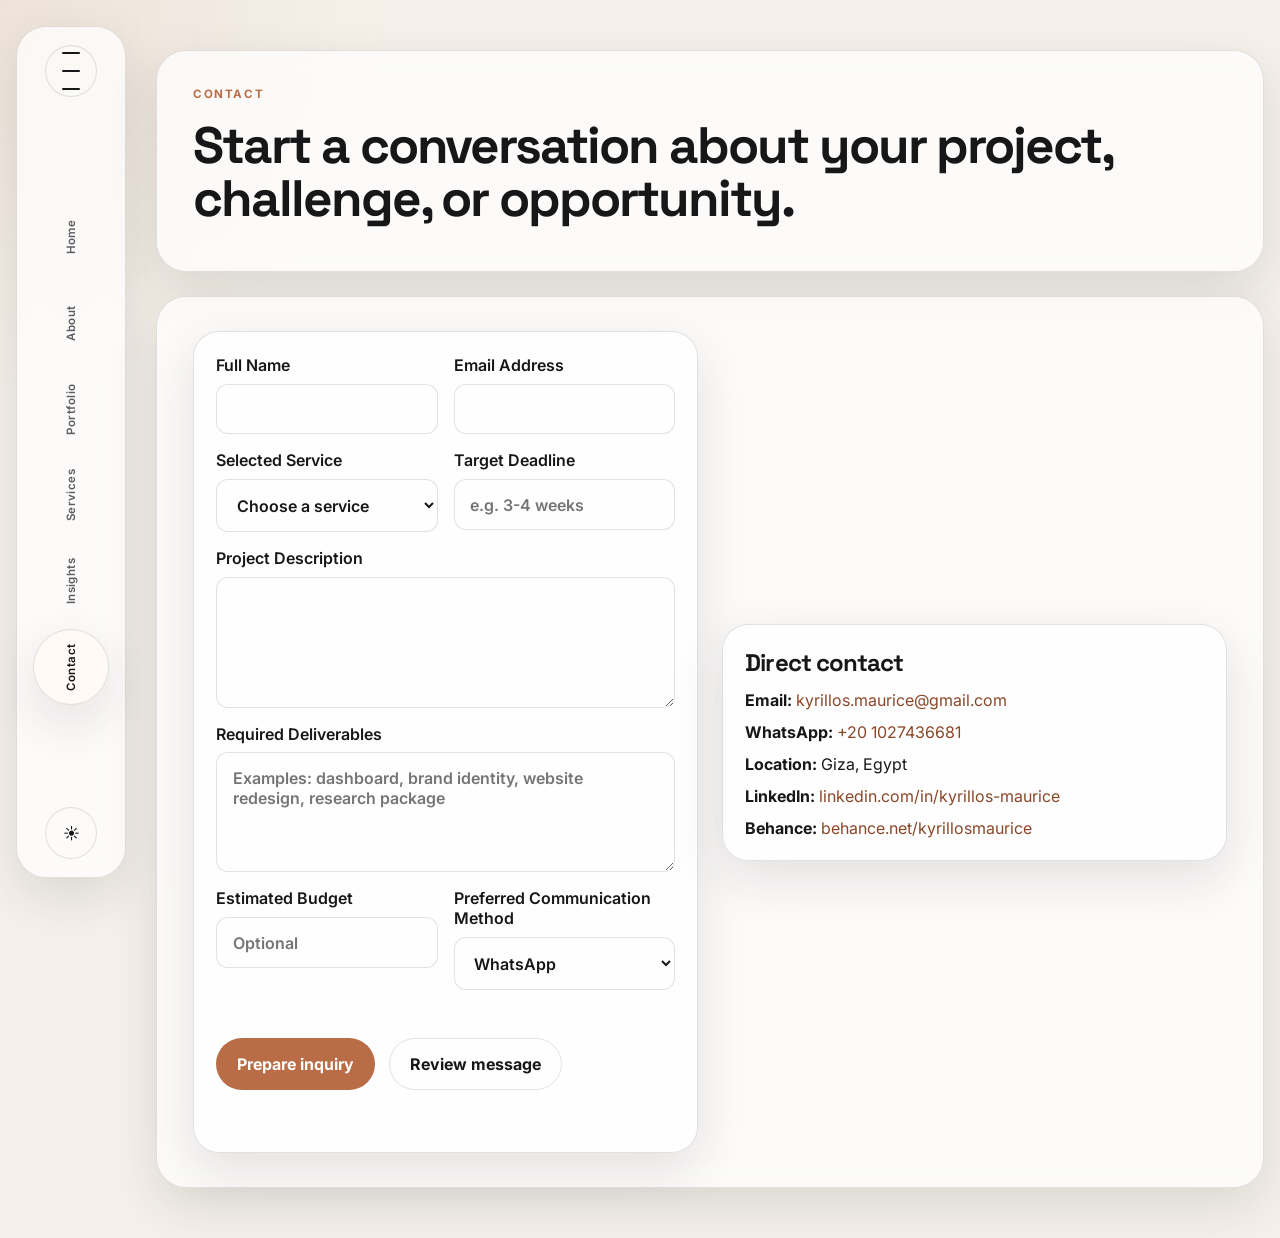
<file: contact.html>
<!DOCTYPE html>
<html lang="en">
  <head>
    <meta charset="UTF-8" />
    <meta name="viewport" content="width=device-width, initial-scale=1.0" />
    <title>Contact | Kyrillos Maurice</title>
    <meta name="description" content="Contact Kyrillos Maurice for a design, branding, or analytics project inquiry using WhatsApp or email." />
    <link rel="preconnect" href="https://fonts.googleapis.com" />
    <link rel="preconnect" href="https://fonts.gstatic.com" crossorigin />
    <link href="https://fonts.googleapis.com/css2?family=Inter:wght@400;500;600;700;800;900&family=Space+Grotesk:wght@500;700&display=swap" rel="stylesheet" />
    <script>
      (function () {
        try {
          const saved = localStorage.getItem('theme');
          const prefersDark = window.matchMedia('(prefers-color-scheme: dark)').matches;
          const theme = saved || (prefersDark ? 'dark' : 'light');
          document.documentElement.setAttribute('data-theme', theme);
        } catch (e) {}
      })();
    </script>
    <link rel="stylesheet" href="styles.css" />
  </head>
  <body>
    <div class="page-shell">
      <aside class="nav-dock" aria-label="Main navigation">
        <button class="dock-toggle" type="button" aria-label="Open navigation menu">
          <span></span><span></span><span></span>
        </button>
        <nav class="dock-menu" aria-label="Navigation links">
          <a class="nav-item" href="index.html"><span>Home</span></a>
          <a class="nav-item" href="about.html"><span>About</span></a>
          <a class="nav-item" href="portfolio.html"><span>Portfolio</span></a>
          <a class="nav-item" href="services.html"><span>Services</span></a>
          <a class="nav-item" href="insights.html"><span>Insights</span></a>
          <a class="nav-item active" href="contact.html"><span>Contact</span></a>
        </nav>
        <button class="theme-toggle" type="button" aria-label="Toggle color theme">
          <span class="theme-icon">☀️</span>
        </button>
      </aside>

      <main class="page-content">
        <header class="page-banner reveal">
          <p class="eyebrow">Contact</p>
          <h1>Start a conversation about your project, challenge, or opportunity.</h1>
        </header>

        <section class="section reveal contact-layout">
          <div class="contact-form-card">
            <form id="projectForm" novalidate>
              <div class="field-row">
                <label>
                  Full Name
                  <input type="text" name="name" required />
                </label>
                <label>
                  Email Address
                  <input type="email" name="email" required />
                </label>
              </div>

              <div class="field-row">
                <label>
                  Selected Service
                  <select name="service" required>
                    <option value="">Choose a service</option>
                    <option>UI/UX Design</option>
                    <option>Graphic Design & Branding</option>
                    <option>Data Analytics</option>
                  </select>
                </label>
                <label>
                  Target Deadline
                  <input type="text" name="deadline" placeholder="e.g. 3-4 weeks" />
                </label>
              </div>

              <label>
                Project Description
                <textarea name="description" rows="5" required></textarea>
              </label>

              <label>
                Required Deliverables
                <textarea name="deliverables" rows="4" placeholder="Examples: dashboard, brand identity, website redesign, research package"></textarea>
              </label>

              <div class="field-row">
                <label>
                  Estimated Budget
                  <input type="text" name="budget" placeholder="Optional" />
                </label>
                <label>
                  Preferred Communication Method
                  <select name="channel" required>
                    <option value="whatsapp">WhatsApp</option>
                    <option value="email">Email</option>
                  </select>
                </label>
              </div>

              <div class="form-actions">
                <button type="submit" class="button primary">Prepare inquiry</button>
                <button type="button" class="button secondary" id="previewMessage">Review message</button>
              </div>

              <div id="formStatus" class="form-status" aria-live="polite"></div>
            </form>
          </div>

          <aside class="contact-panel">
            <h2>Direct contact</h2>
            <ul class="contact-list">
              <li><strong>Email:</strong> <a href="mailto:kyrillos.maurice@gmail.com">kyrillos.maurice@gmail.com</a></li>
              <li><strong>WhatsApp:</strong> <a href="https://wa.me/201027436681" target="_blank" rel="noreferrer">+20 1027436681</a></li>
              <li><strong>Location:</strong> Giza, Egypt</li>
              <li><strong>LinkedIn:</strong> <a href="https://www.linkedin.com/in/kyrillos-maurice" target="_blank" rel="noreferrer">linkedin.com/in/kyrillos-maurice</a></li>
              <li><strong>Behance:</strong> <a href="https://www.behance.net/kyrillosmaurice" target="_blank" rel="noreferrer">behance.net/kyrillosmaurice</a></li>
            </ul>
          </aside>
        </section>
      </main>
    </div>

    <script src="main.js"></script>
  </body>
</html>
</file>
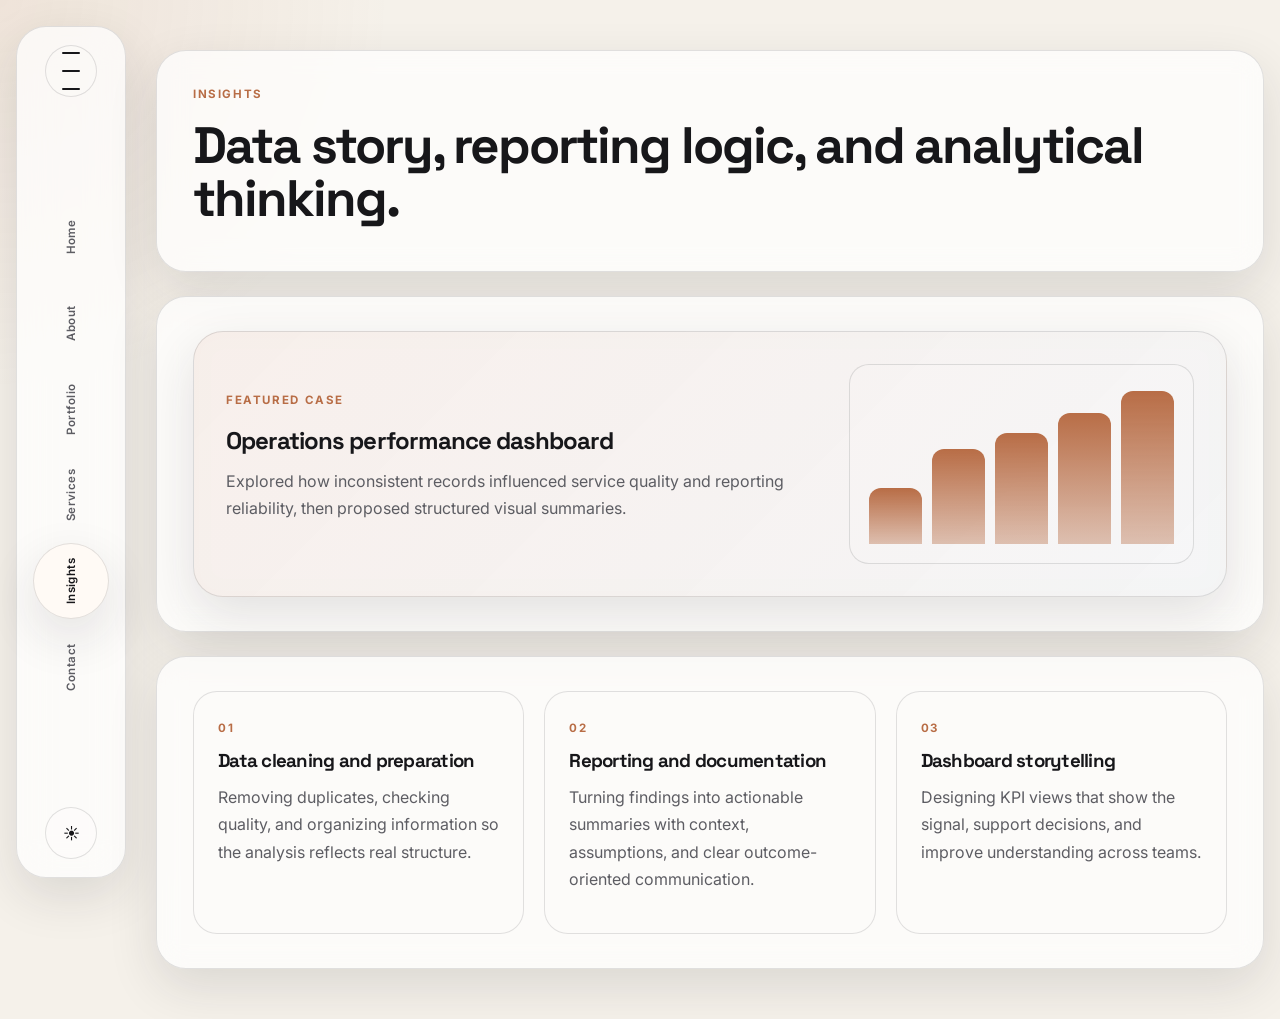
<file: insights.html>
<!DOCTYPE html>
<html lang="en">
  <head>
    <meta charset="UTF-8" />
    <meta name="viewport" content="width=device-width, initial-scale=1.0" />
    <title>Insights | Kyrillos Maurice</title>
    <meta name="description" content="Explore analytical projects, dashboards, and visual storytelling from Kyrillos Maurice." />
    <link rel="preconnect" href="https://fonts.googleapis.com" />
    <link rel="preconnect" href="https://fonts.gstatic.com" crossorigin />
    <link href="https://fonts.googleapis.com/css2?family=Inter:wght@400;500;600;700;800;900&family=Space+Grotesk:wght@500;700&display=swap" rel="stylesheet" />
    <script>
      (function () {
        try {
          const saved = localStorage.getItem('theme');
          const prefersDark = window.matchMedia('(prefers-color-scheme: dark)').matches;
          const theme = saved || (prefersDark ? 'dark' : 'light');
          document.documentElement.setAttribute('data-theme', theme);
        } catch (e) {}
      })();
    </script>
    <link rel="stylesheet" href="styles.css" />
  </head>
  <body>
    <div class="page-shell">
      <aside class="nav-dock" aria-label="Main navigation">
        <button class="dock-toggle" type="button" aria-label="Open navigation menu">
          <span></span><span></span><span></span>
        </button>
        <nav class="dock-menu" aria-label="Navigation links">
          <a class="nav-item" href="index.html"><span>Home</span></a>
          <a class="nav-item" href="about.html"><span>About</span></a>
          <a class="nav-item" href="portfolio.html"><span>Portfolio</span></a>
          <a class="nav-item" href="services.html"><span>Services</span></a>
          <a class="nav-item active" href="insights.html"><span>Insights</span></a>
          <a class="nav-item" href="contact.html"><span>Contact</span></a>
        </nav>
        <button class="theme-toggle" type="button" aria-label="Toggle color theme">
          <span class="theme-icon">☀️</span>
        </button>
      </aside>

      <main class="page-content">
        <header class="page-banner reveal">
          <p class="eyebrow">Insights</p>
          <h1>Data story, reporting logic, and analytical thinking.</h1>
        </header>

        <section class="section reveal">
          <div class="insights-layout">
            <article class="insight-card highlight">
              <div>
                <p class="eyebrow">Featured case</p>
                <h2>Operations performance dashboard</h2>
                <p>Explored how inconsistent records influenced service quality and reporting reliability, then proposed structured visual summaries.</p>
              </div>
              <div class="mini-chart" aria-label="Abstract chart preview">
                <span style="height: 35%"></span>
                <span style="height: 60%"></span>
                <span style="height: 70%"></span>
                <span style="height: 82%"></span>
                <span style="height: 96%"></span>
              </div>
            </article>
          </div>
        </section>

        <section class="section reveal">
          <div class="service-grid">
            <article class="service-card">
              <span class="service-number">01</span>
              <h3>Data cleaning and preparation</h3>
              <p>Removing duplicates, checking quality, and organizing information so the analysis reflects real structure.</p>
            </article>
            <article class="service-card">
              <span class="service-number">02</span>
              <h3>Reporting and documentation</h3>
              <p>Turning findings into actionable summaries with context, assumptions, and clear outcome-oriented communication.</p>
            </article>
            <article class="service-card">
              <span class="service-number">03</span>
              <h3>Dashboard storytelling</h3>
              <p>Designing KPI views that show the signal, support decisions, and improve understanding across teams.</p>
            </article>
          </div>
        </section>
      </main>
    </div>

    <script src="main.js"></script>
  </body>
</html>
</file>
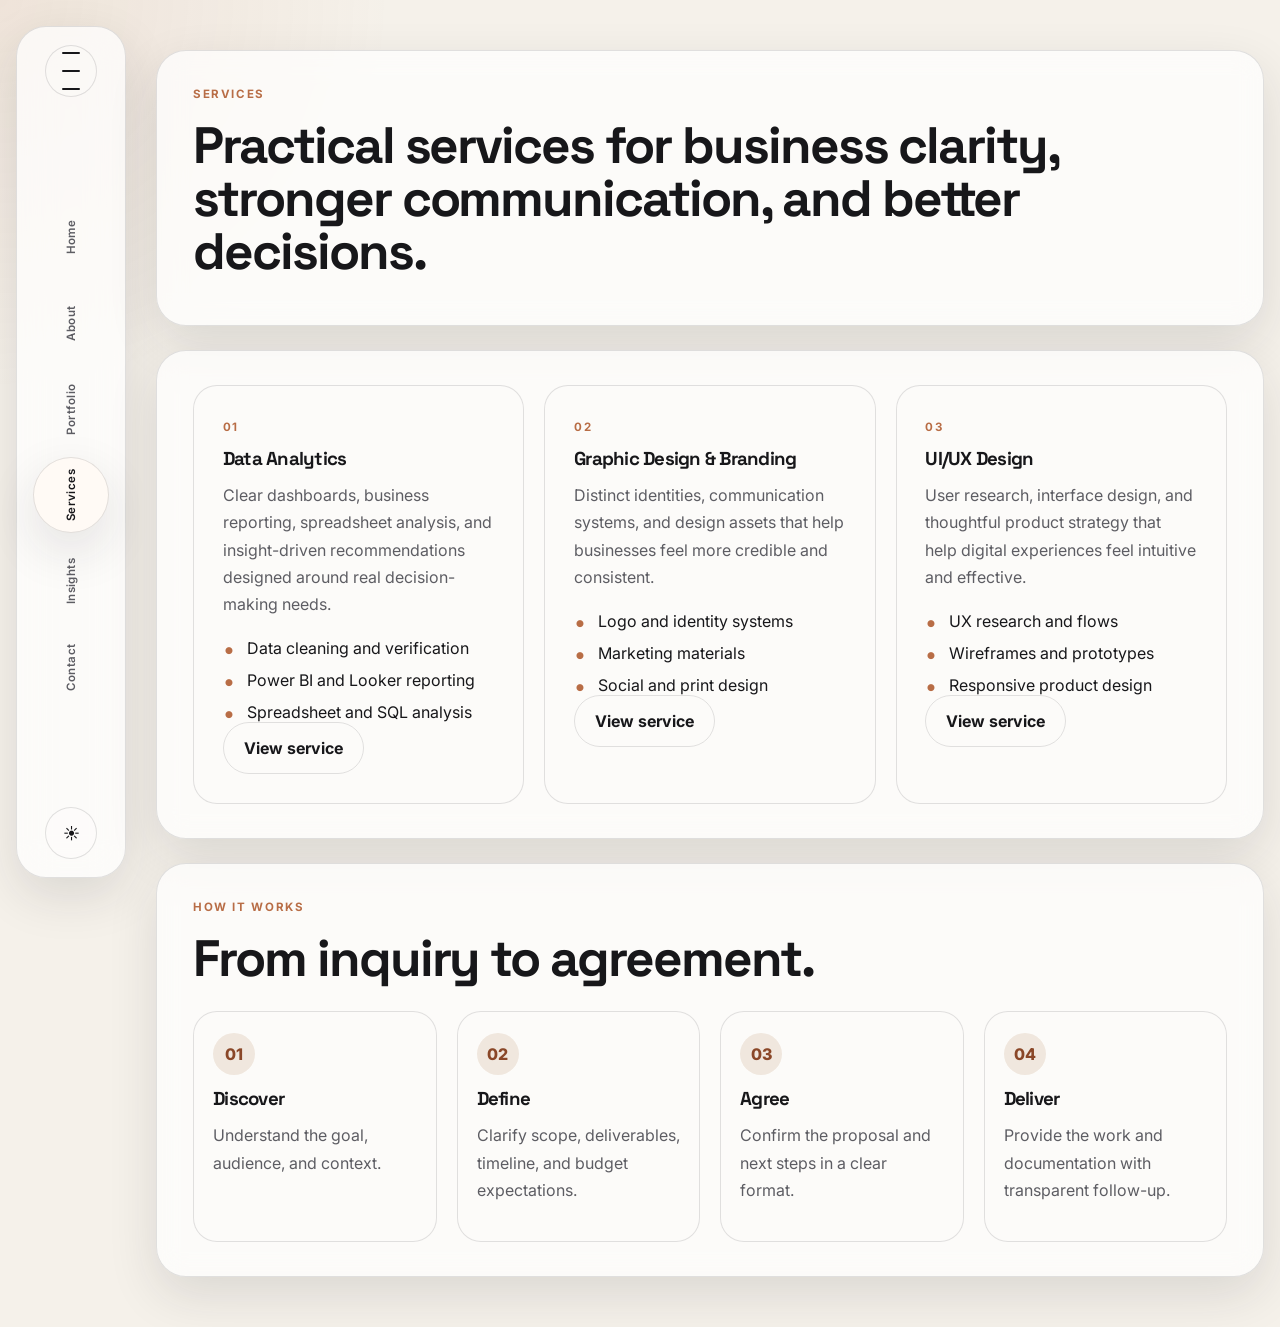
<file: services.html>
<!DOCTYPE html>
<html lang="en">
  <head>
    <meta charset="UTF-8" />
    <meta name="viewport" content="width=device-width, initial-scale=1.0" />
    <title>Services | Kyrillos Maurice</title>
    <meta name="description" content="Explore Kyrillos Maurice's service offerings in data analytics, branding, and UI/UX design." />
    <link rel="preconnect" href="https://fonts.googleapis.com" />
    <link rel="preconnect" href="https://fonts.gstatic.com" crossorigin />
    <link href="https://fonts.googleapis.com/css2?family=Inter:wght@400;500;600;700;800;900&family=Space+Grotesk:wght@500;700&display=swap" rel="stylesheet" />
    <script>
      (function () {
        try {
          const saved = localStorage.getItem('theme');
          const prefersDark = window.matchMedia('(prefers-color-scheme: dark)').matches;
          const theme = saved || (prefersDark ? 'dark' : 'light');
          document.documentElement.setAttribute('data-theme', theme);
        } catch (e) {}
      })();
    </script>
    <link rel="stylesheet" href="styles.css" />
  </head>
  <body>
    <div class="page-shell">
      <aside class="nav-dock" aria-label="Main navigation">
        <button class="dock-toggle" type="button" aria-label="Open navigation menu">
          <span></span><span></span><span></span>
        </button>
        <nav class="dock-menu" aria-label="Navigation links">
          <a class="nav-item" href="index.html"><span>Home</span></a>
          <a class="nav-item" href="about.html"><span>About</span></a>
          <a class="nav-item" href="portfolio.html"><span>Portfolio</span></a>
          <a class="nav-item active" href="services.html"><span>Services</span></a>
          <a class="nav-item" href="insights.html"><span>Insights</span></a>
          <a class="nav-item" href="contact.html"><span>Contact</span></a>
        </nav>
        <button class="theme-toggle" type="button" aria-label="Toggle color theme">
          <span class="theme-icon">☀️</span>
        </button>
      </aside>

      <main class="page-content">
        <header class="page-banner reveal">
          <p class="eyebrow">Services</p>
          <h1>Practical services for business clarity, stronger communication, and better decisions.</h1>
        </header>

        <section class="section reveal">
          <div class="service-grid service-grid-large">
            <article class="service-card big">
              <span class="service-number">01</span>
              <h3>Data Analytics</h3>
              <p>Clear dashboards, business reporting, spreadsheet analysis, and insight-driven recommendations designed around real decision-making needs.</p>
              <ul class="check-list compact">
                <li>Data cleaning and verification</li>
                <li>Power BI and Looker reporting</li>
                <li>Spreadsheet and SQL analysis</li>
              </ul>
              <a href="services/data-analytics.html" class="button secondary" aria-label="View Data Analytics services">View service</a>
            </article>
            <article class="service-card big">
              <span class="service-number">02</span>
              <h3>Graphic Design & Branding</h3>
              <p>Distinct identities, communication systems, and design assets that help businesses feel more credible and consistent.</p>
              <ul class="check-list compact">
                <li>Logo and identity systems</li>
                <li>Marketing materials</li>
                <li>Social and print design</li>
              </ul>
              <a href="services/graphic-design.html" class="button secondary" aria-label="View Graphic Design services">View service</a>
            </article>
            <article class="service-card big">
              <span class="service-number">03</span>
              <h3>UI/UX Design</h3>
              <p>User research, interface design, and thoughtful product strategy that help digital experiences feel intuitive and effective.</p>
              <ul class="check-list compact">
                <li>UX research and flows</li>
                <li>Wireframes and prototypes</li>
                <li>Responsive product design</li>
              </ul>
              <a href="services/ui-ux-design.html" class="button secondary" aria-label="View UI/UX Design services">View service</a>
            </article>
          </div>
        </section>

        <section class="section reveal">
          <div class="section-head">
            <p class="eyebrow">How it works</p>
            <h2>From inquiry to agreement.</h2>
          </div>
          <div class="process-grid">
            <div class="process-step"><span>01</span><h3>Discover</h3><p>Understand the goal, audience, and context.</p></div>
            <div class="process-step"><span>02</span><h3>Define</h3><p>Clarify scope, deliverables, timeline, and budget expectations.</p></div>
            <div class="process-step"><span>03</span><h3>Agree</h3><p>Confirm the proposal and next steps in a clear format.</p></div>
            <div class="process-step"><span>04</span><h3>Deliver</h3><p>Provide the work and documentation with transparent follow-up.</p></div>
          </div>
        </section>
      </main>
    </div>

    <script src="main.js"></script>
  </body>
</html>
</file>
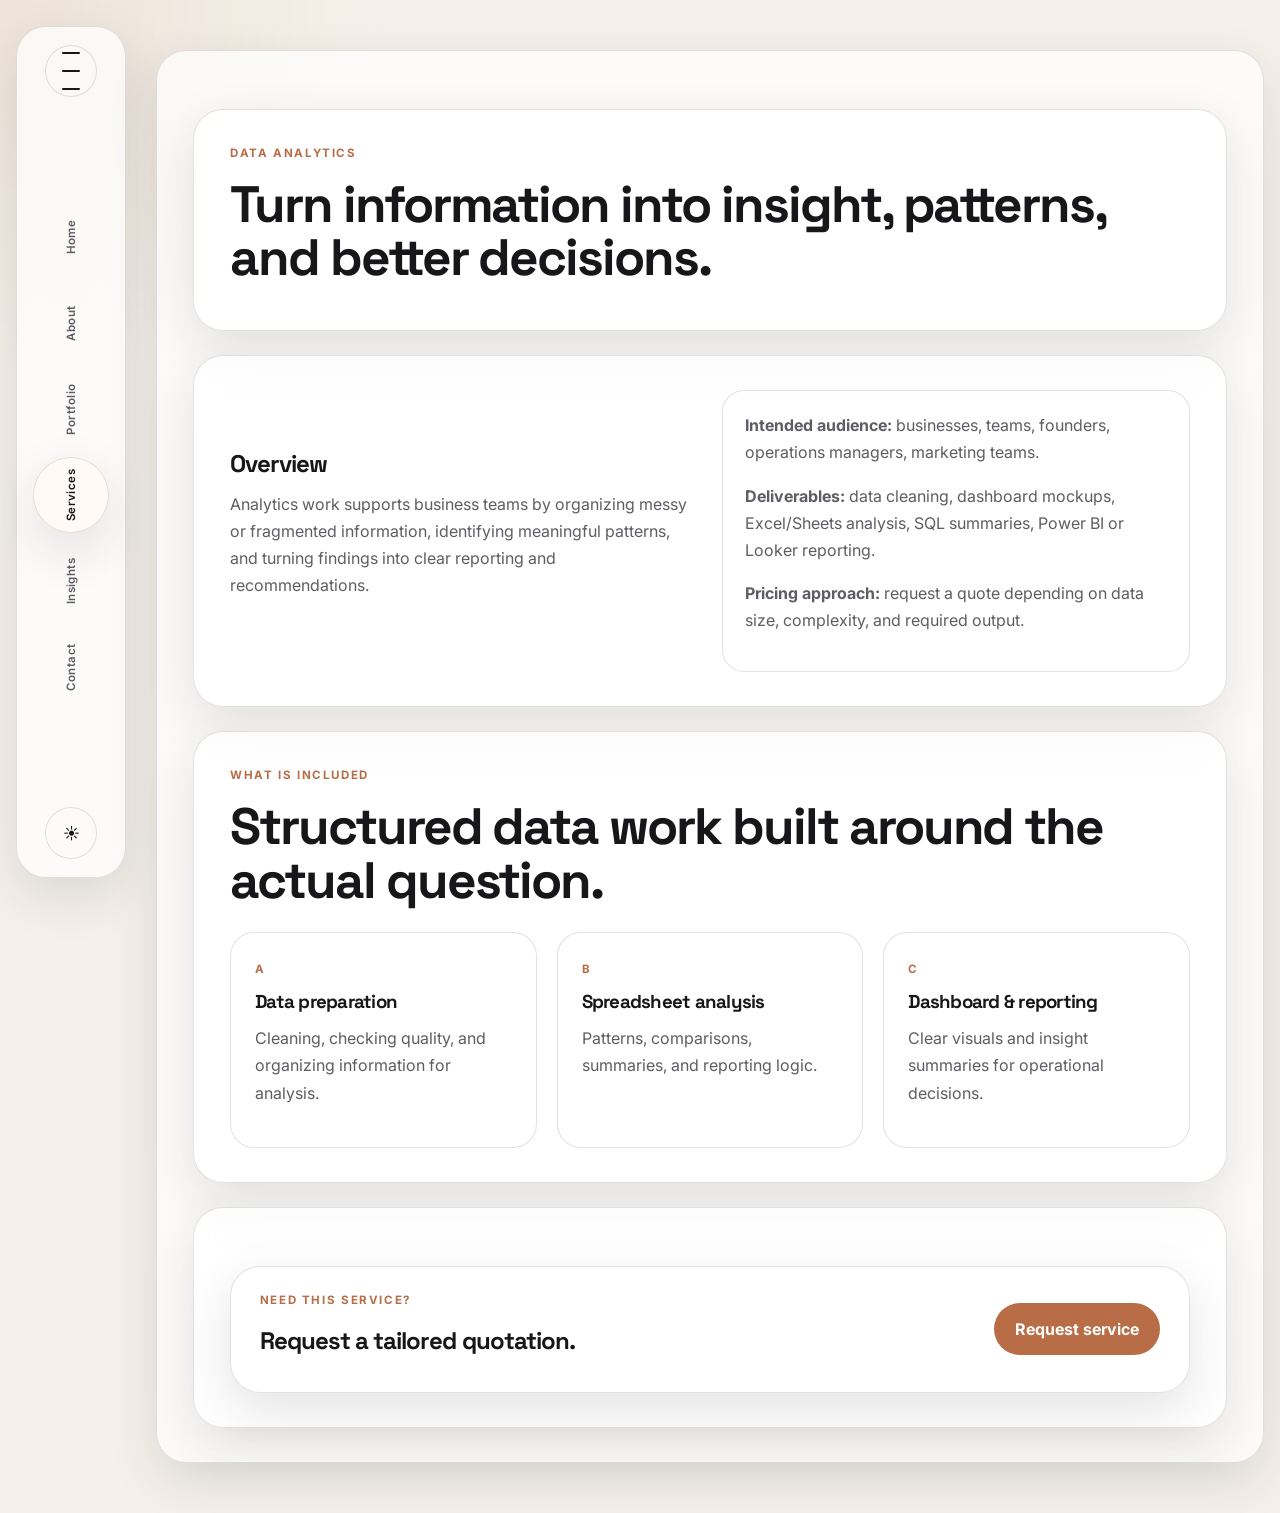
<file: services/data-analytics.html>
<!DOCTYPE html>
<html lang="en">
  <head>
    <meta charset="UTF-8" />
    <meta name="viewport" content="width=device-width, initial-scale=1.0" />
    <title>Data Analytics Service | Kyrillos Maurice</title>
    <meta name="description" content="Data analytics service overview for reporting, dashboards, and business analysis." />
    <link rel="preconnect" href="https://fonts.googleapis.com" />
    <link rel="preconnect" href="https://fonts.gstatic.com" crossorigin />
    <link href="https://fonts.googleapis.com/css2?family=Inter:wght@400;500;600;700;800;900&family=Space+Grotesk:wght@500;700&display=swap" rel="stylesheet" />
    <script>
      (function () {
        try {
          const saved = localStorage.getItem('theme');
          const prefersDark = window.matchMedia('(prefers-color-scheme: dark)').matches;
          const theme = saved || (prefersDark ? 'dark' : 'light');
          document.documentElement.setAttribute('data-theme', theme);
        } catch (e) {}
      })();
    </script>
    <link rel="stylesheet" href="../styles.css" />
  </head>
  <body>
    <div class="page-shell">
      <aside class="nav-dock" aria-label="Main navigation">
        <button class="dock-toggle" type="button" aria-label="Open navigation menu">
          <span></span><span></span><span></span>
        </button>
        <nav class="dock-menu" aria-label="Navigation links">
          <a class="nav-item" href="../index.html"><span>Home</span></a>
          <a class="nav-item" href="../about.html"><span>About</span></a>
          <a class="nav-item" href="../portfolio.html"><span>Portfolio</span></a>
          <a class="nav-item active" href="../services.html"><span>Services</span></a>
          <a class="nav-item" href="../insights.html"><span>Insights</span></a>
          <a class="nav-item" href="../contact.html"><span>Contact</span></a>
        </nav>
        <button class="theme-toggle" type="button" aria-label="Toggle color theme">
          <span class="theme-icon">☀️</span>
        </button>
      </aside>

      <main class="page-content">
        <article class="service-page">
          <header class="page-banner reveal">
            <p class="eyebrow">Data Analytics</p>
            <h1>Turn information into insight, patterns, and better decisions.</h1>
          </header>

          <section class="section reveal">
            <div class="split-layout">
              <div>
                <h2>Overview</h2>
                <p>Analytics work supports business teams by organizing messy or fragmented information, identifying meaningful patterns, and turning findings into clear reporting and recommendations.</p>
              </div>
              <div class="detail-panel">
                <p><strong>Intended audience:</strong> businesses, teams, founders, operations managers, marketing teams.</p>
                <p><strong>Deliverables:</strong> data cleaning, dashboard mockups, Excel/Sheets analysis, SQL summaries, Power BI or Looker reporting.</p>
                <p><strong>Pricing approach:</strong> request a quote depending on data size, complexity, and required output.</p>
              </div>
            </div>
          </section>

          <section class="section reveal">
            <div class="section-head">
              <p class="eyebrow">What is included</p>
              <h2>Structured data work built around the actual question.</h2>
            </div>
            <div class="service-grid">
              <article class="service-card"><span class="service-number">A</span><h3>Data preparation</h3><p>Cleaning, checking quality, and organizing information for analysis.</p></article>
              <article class="service-card"><span class="service-number">B</span><h3>Spreadsheet analysis</h3><p>Patterns, comparisons, summaries, and reporting logic.</p></article>
              <article class="service-card"><span class="service-number">C</span><h3>Dashboard & reporting</h3><p>Clear visuals and insight summaries for operational decisions.</p></article>
            </div>
          </section>

          <section class="section reveal">
            <div class="cta-panel compact">
              <div>
                <p class="eyebrow">Need this service?</p>
                <h2>Request a tailored quotation.</h2>
              </div>
              <a class="button primary" href="../contact.html">Request service</a>
            </div>
          </section>
        </article>
      </main>
    </div>

    <script src="../main.js"></script>
  </body>
</html>
</file>
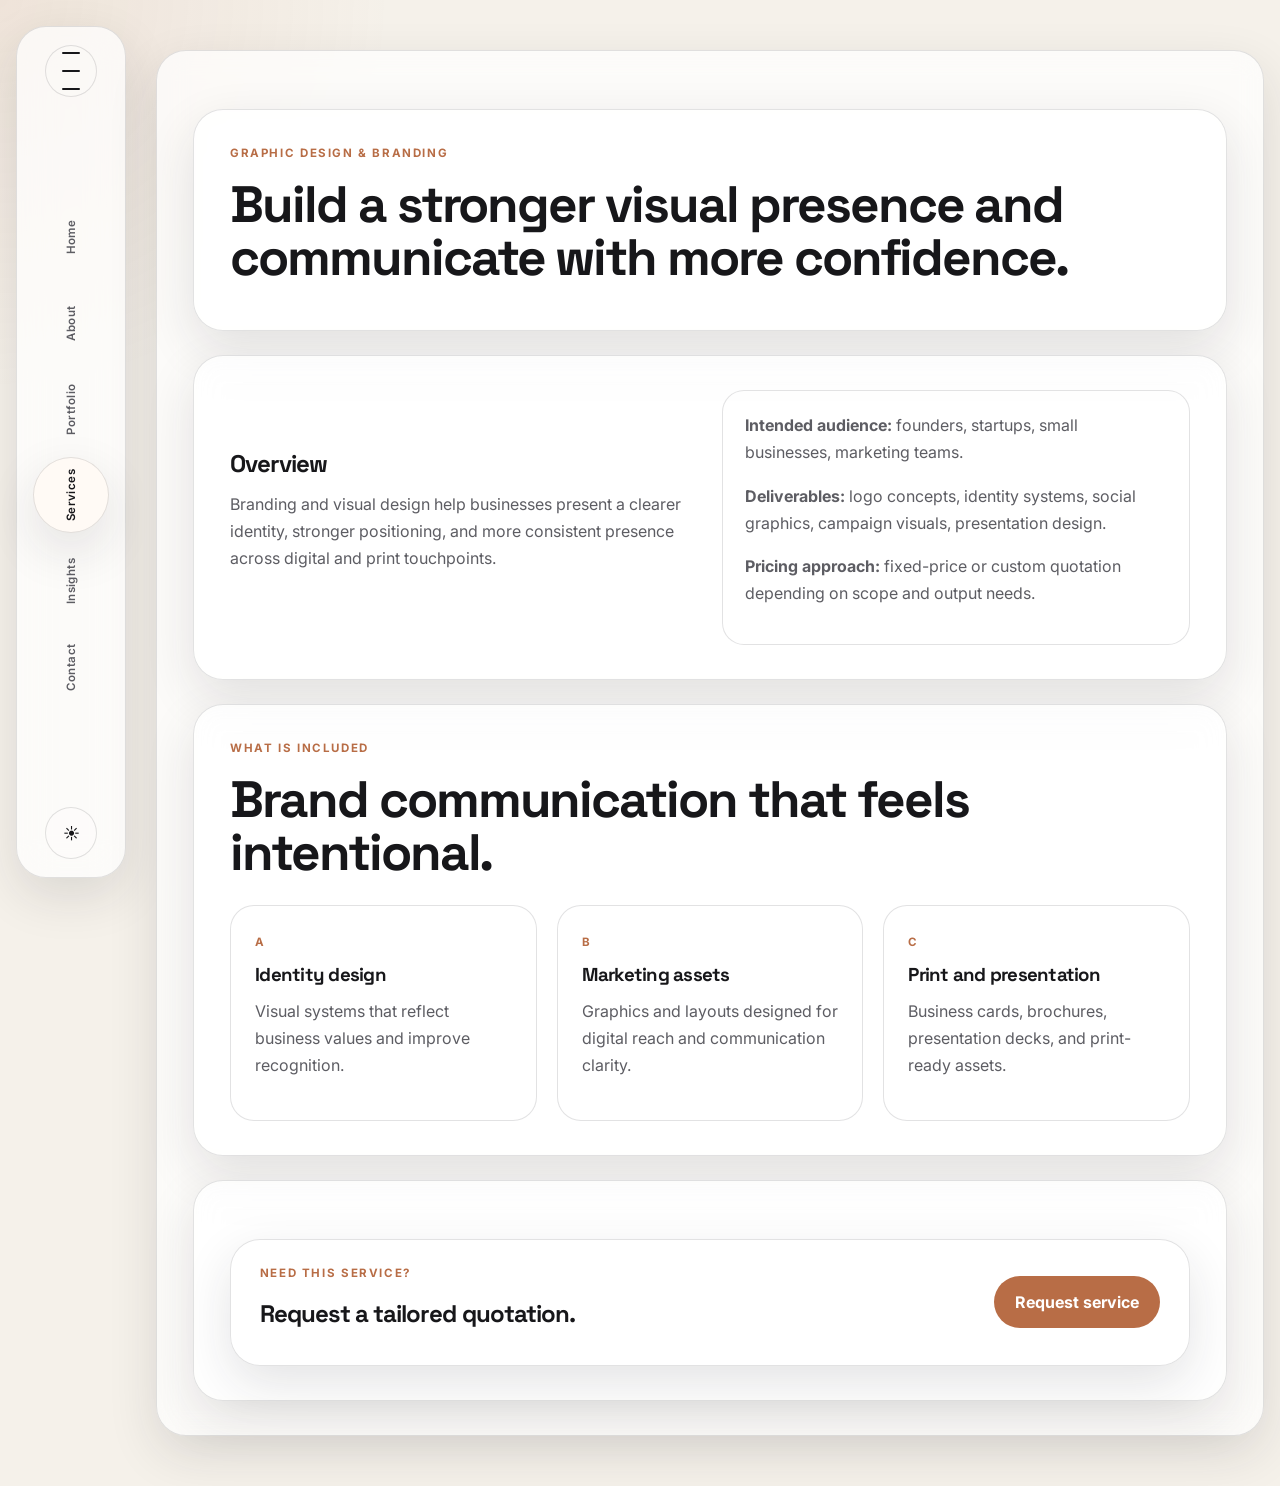
<file: services/graphic-design.html>
<!DOCTYPE html>
<html lang="en">
  <head>
    <meta charset="UTF-8" />
    <meta name="viewport" content="width=device-width, initial-scale=1.0" />
    <title>Graphic Design & Branding Service | Kyrillos Maurice</title>
    <meta name="description" content="Graphic design and branding service overview and quotes." />
    <link rel="preconnect" href="https://fonts.googleapis.com" />
    <link rel="preconnect" href="https://fonts.gstatic.com" crossorigin />
    <link href="https://fonts.googleapis.com/css2?family=Inter:wght@400;500;600;700;800;900&family=Space+Grotesk:wght@500;700&display=swap" rel="stylesheet" />
    <script>
      (function () {
        try {
          const saved = localStorage.getItem('theme');
          const prefersDark = window.matchMedia('(prefers-color-scheme: dark)').matches;
          const theme = saved || (prefersDark ? 'dark' : 'light');
          document.documentElement.setAttribute('data-theme', theme);
        } catch (e) {}
      })();
    </script>
    <link rel="stylesheet" href="../styles.css" />
  </head>
  <body>
    <div class="page-shell">
      <aside class="nav-dock" aria-label="Main navigation">
        <button class="dock-toggle" type="button" aria-label="Open navigation menu">
          <span></span><span></span><span></span>
        </button>
        <nav class="dock-menu" aria-label="Navigation links">
          <a class="nav-item" href="../index.html"><span>Home</span></a>
          <a class="nav-item" href="../about.html"><span>About</span></a>
          <a class="nav-item" href="../portfolio.html"><span>Portfolio</span></a>
          <a class="nav-item active" href="../services.html"><span>Services</span></a>
          <a class="nav-item" href="../insights.html"><span>Insights</span></a>
          <a class="nav-item" href="../contact.html"><span>Contact</span></a>
        </nav>
        <button class="theme-toggle" type="button" aria-label="Toggle color theme">
          <span class="theme-icon">☀️</span>
        </button>
      </aside>

      <main class="page-content">
        <article class="service-page">
          <header class="page-banner reveal">
            <p class="eyebrow">Graphic Design & Branding</p>
            <h1>Build a stronger visual presence and communicate with more confidence.</h1>
          </header>

          <section class="section reveal">
            <div class="split-layout">
              <div>
                <h2>Overview</h2>
                <p>Branding and visual design help businesses present a clearer identity, stronger positioning, and more consistent presence across digital and print touchpoints.</p>
              </div>
              <div class="detail-panel">
                <p><strong>Intended audience:</strong> founders, startups, small businesses, marketing teams.</p>
                <p><strong>Deliverables:</strong> logo concepts, identity systems, social graphics, campaign visuals, presentation design.</p>
                <p><strong>Pricing approach:</strong> fixed-price or custom quotation depending on scope and output needs.</p>
              </div>
            </div>
          </section>

          <section class="section reveal">
            <div class="section-head">
              <p class="eyebrow">What is included</p>
              <h2>Brand communication that feels intentional.</h2>
            </div>
            <div class="service-grid">
              <article class="service-card"><span class="service-number">A</span><h3>Identity design</h3><p>Visual systems that reflect business values and improve recognition.</p></article>
              <article class="service-card"><span class="service-number">B</span><h3>Marketing assets</h3><p>Graphics and layouts designed for digital reach and communication clarity.</p></article>
              <article class="service-card"><span class="service-number">C</span><h3>Print and presentation</h3><p>Business cards, brochures, presentation decks, and print-ready assets.</p></article>
            </div>
          </section>

          <section class="section reveal">
            <div class="cta-panel compact">
              <div>
                <p class="eyebrow">Need this service?</p>
                <h2>Request a tailored quotation.</h2>
              </div>
              <a class="button primary" href="../contact.html">Request service</a>
            </div>
          </section>
        </article>
      </main>
    </div>

    <script src="../main.js"></script>
  </body>
</html>
</file>
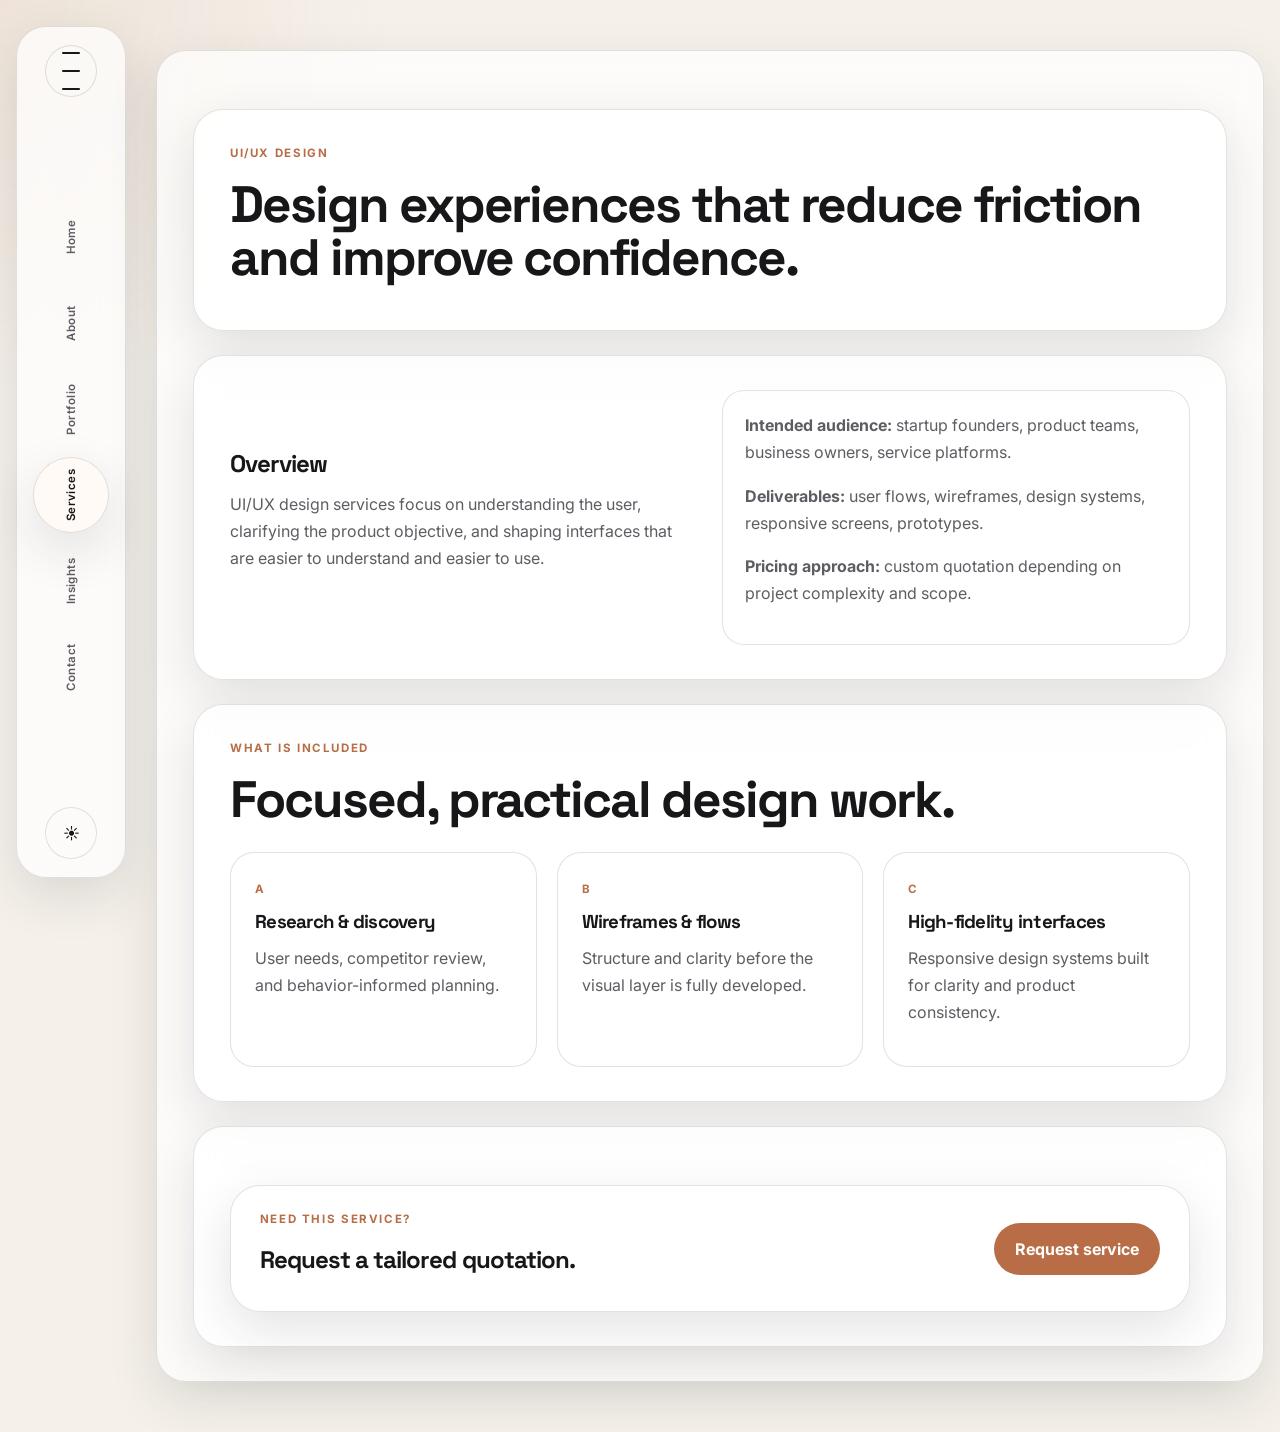
<file: services/ui-ux-design.html>
<!DOCTYPE html>
<html lang="en">
  <head>
    <meta charset="UTF-8" />
    <meta name="viewport" content="width=device-width, initial-scale=1.0" />
    <title>UI/UX Design Service | Kyrillos Maurice</title>
    <meta name="description" content="UI/UX design service overview and project inquiry guidance." />
    <link rel="preconnect" href="https://fonts.googleapis.com" />
    <link rel="preconnect" href="https://fonts.gstatic.com" crossorigin />
    <link href="https://fonts.googleapis.com/css2?family=Inter:wght@400;500;600;700;800;900&family=Space+Grotesk:wght@500;700&display=swap" rel="stylesheet" />
    <script>
      (function () {
        try {
          const saved = localStorage.getItem('theme');
          const prefersDark = window.matchMedia('(prefers-color-scheme: dark)').matches;
          const theme = saved || (prefersDark ? 'dark' : 'light');
          document.documentElement.setAttribute('data-theme', theme);
        } catch (e) {}
      })();
    </script>
    <link rel="stylesheet" href="../styles.css" />
  </head>
  <body>
    <div class="page-shell">
      <aside class="nav-dock" aria-label="Main navigation">
        <button class="dock-toggle" type="button" aria-label="Open navigation menu">
          <span></span><span></span><span></span>
        </button>
        <nav class="dock-menu" aria-label="Navigation links">
          <a class="nav-item" href="../index.html"><span>Home</span></a>
          <a class="nav-item" href="../about.html"><span>About</span></a>
          <a class="nav-item" href="../portfolio.html"><span>Portfolio</span></a>
          <a class="nav-item active" href="../services.html"><span>Services</span></a>
          <a class="nav-item" href="../insights.html"><span>Insights</span></a>
          <a class="nav-item" href="../contact.html"><span>Contact</span></a>
        </nav>
        <button class="theme-toggle" type="button" aria-label="Toggle color theme">
          <span class="theme-icon">☀️</span>
        </button>
      </aside>

      <main class="page-content">
        <article class="service-page">
          <header class="page-banner reveal">
            <p class="eyebrow">UI/UX Design</p>
            <h1>Design experiences that reduce friction and improve confidence.</h1>
          </header>

          <section class="section reveal">
            <div class="split-layout">
              <div>
                <h2>Overview</h2>
                <p>UI/UX design services focus on understanding the user, clarifying the product objective, and shaping interfaces that are easier to understand and easier to use.</p>
              </div>
              <div class="detail-panel">
                <p><strong>Intended audience:</strong> startup founders, product teams, business owners, service platforms.</p>
                <p><strong>Deliverables:</strong> user flows, wireframes, design systems, responsive screens, prototypes.</p>
                <p><strong>Pricing approach:</strong> custom quotation depending on project complexity and scope.</p>
              </div>
            </div>
          </section>

          <section class="section reveal">
            <div class="section-head">
              <p class="eyebrow">What is included</p>
              <h2>Focused, practical design work.</h2>
            </div>
            <div class="service-grid">
              <article class="service-card"><span class="service-number">A</span><h3>Research & discovery</h3><p>User needs, competitor review, and behavior-informed planning.</p></article>
              <article class="service-card"><span class="service-number">B</span><h3>Wireframes & flows</h3><p>Structure and clarity before the visual layer is fully developed.</p></article>
              <article class="service-card"><span class="service-number">C</span><h3>High-fidelity interfaces</h3><p>Responsive design systems built for clarity and product consistency.</p></article>
            </div>
          </section>

          <section class="section reveal">
            <div class="cta-panel compact">
              <div>
                <p class="eyebrow">Need this service?</p>
                <h2>Request a tailored quotation.</h2>
              </div>
              <a class="button primary" href="../contact.html">Request service</a>
            </div>
          </section>
        </article>
      </main>
    </div>

    <script src="../main.js"></script>
  </body>
</html>
</file>
<file: styles.css>
:root {
  --bg: #f5f1ea;
  --panel: rgba(255, 255, 255, 0.72);
  --panel-strong: #fffaf5;
  --panel-alt: #f0e7de;
  --text: #17171a;
  --muted: #5d5d63;
  --line: rgba(23, 23, 26, 0.12);
  --primary: #b86d46;
  --primary-strong: #8a4728;
  --accent: #d7b99a;
  --shadow: 0 18px 50px rgba(31, 31, 40, 0.12);
  --canvas-bg: rgba(17, 18, 24, 0.2);
}

html[data-theme="dark"] {
  --bg: #101417;
  --panel: rgba(24, 31, 37, 0.8);
  --panel-strong: #171d22;
  --panel-alt: #1c242a;
  --text: #edf2f5;
  --muted: #b3c0ca;
  --line: rgba(255, 255, 255, 0.08);
  --primary: #d6a17a;
  --primary-strong: #f1c29b;
  --accent: #7c8fa1;
  --shadow: 0 20px 40px rgba(0, 0, 0, 0.35);
  --canvas-bg: rgba(255, 255, 255, 0.02);
}

* { box-sizing: border-box; }
html { scroll-behavior: smooth; }
body {
  margin: 0;
  font-family: "Inter", sans-serif;
  background: var(--bg);
  color: var(--text);
  transition: background 0.3s ease, color 0.3s ease;
}

body::before {
  content: "";
  position: fixed;
  inset: 0;
  background: radial-gradient(circle at top left, rgba(184,109,70,0.10), transparent 25%);
  pointer-events: none;
}

a { color: inherit; text-decoration: none; }
img { max-width: 100%; display: block; }
button, input, select, textarea { font: inherit; }

h1, h2, h3, h4 { font-family: "Space Grotesk", sans-serif; letter-spacing: -0.04em; margin: 0 0 0.75rem; }
p { margin: 0 0 1rem; line-height: 1.7; color: var(--muted); }

.eyebrow {
  font-size: 0.72rem;
  text-transform: uppercase;
  letter-spacing: 0.14em;
  color: var(--primary);
  font-weight: 700;
  margin-bottom: 0.9rem;
}

.page-shell {
  width: min(1460px, calc(100% - 32px));
  margin: 0 auto;
  display: grid;
  grid-template-columns: 110px minmax(0, 1fr);
  gap: 30px;
  min-height: 100vh;
  padding: 26px 0 50px;
}

.nav-dock {
  position: sticky;
  top: 24px;
  height: calc(100vh - 48px);
  border: 1px solid var(--line);
  border-radius: 30px;
  background: var(--panel);
  backdrop-filter: blur(18px);
  box-shadow: var(--shadow);
  display: flex;
  flex-direction: column;
  align-items: center;
  justify-content: space-between;
  padding: 18px 10px;
}

.dock-toggle, .theme-toggle {
  width: 52px;
  height: 52px;
  border-radius: 50%;
  border: 1px solid var(--line);
  background: rgba(255,255,255,0.05);
  color: var(--text);
  cursor: pointer;
  transition: transform 0.2s ease, border-color 0.2s ease;
}

.dock-toggle:hover, .theme-toggle:hover { transform: translateY(-2px); border-color: rgba(184,109,70,0.4); }
.dock-toggle { display: grid; place-items: center; gap: 5px; }
.dock-toggle span {
  display: block; width: 18px; height: 2px; background: var(--text); border-radius: 999px;
}

.dock-menu {
  display: flex;
  flex-direction: column;
  gap: 10px;
  width: 100%;
  align-items: center;
}

.nav-item {
  width: 76px;
  height: 76px;
  display: flex;
  align-items: center;
  justify-content: center;
  border-radius: 50%;
  border: 1px solid transparent;
  background: transparent;
  position: relative;
  color: var(--muted);
  font-size: 0.72rem;
  font-weight: 600;
  letter-spacing: 0.04em;
  transition: all 0.2s ease;
}

.nav-item span { transform: rotate(-90deg); white-space: nowrap; }
.nav-item.active, .nav-item:hover {
  background: var(--panel-strong);
  border-color: var(--line);
  color: var(--text);
  box-shadow: var(--shadow);
}

.page-content { display: block; }

.hero, .section, .page-banner, .cta-panel, .insight-card, .case-study, .service-page {
  background: var(--panel);
  border: 1px solid var(--line);
  backdrop-filter: blur(14px);
  border-radius: 30px;
  box-shadow: var(--shadow);
}

.hero { padding: 36px 48px 16px; min-height: 720px; }
.hero-grid {
  display: grid; grid-template-columns: 1.15fr 1fr; gap: 28px; align-items: center; min-height: 620px;
}
.hero-copy h1 { font-size: clamp(3.2rem, 5vw, 6.3rem); line-height: 0.96; margin-bottom: 1rem; }
.lead { font-size: clamp(1.05rem, 1.5vw, 1.35rem); max-width: 620px; color: var(--muted); }
.hero-actions, .cta-actions, .form-actions { display: flex; flex-wrap: wrap; gap: 14px; margin-top: 2rem; }
.button {
  display: inline-flex; align-items: center; justify-content: center; min-height: 52px; padding: 0 20px; border-radius: 999px; border: 1px solid transparent; font-weight: 700; transition: transform 0.2s ease, border-color 0.2s ease, background 0.2s ease;
}
.button:hover { transform: translateY(-2px); }
.button.primary { background: var(--primary); color: #fff; }
.button.secondary { border-color: var(--line); background: transparent; color: var(--text); }
.hero-meta { list-style: none; padding: 0; margin: 2rem 0 0; display: flex; gap: 22px; flex-wrap: wrap; color: var(--muted); }
.hero-meta strong { color: var(--text); font-family: "Space Grotesk", sans-serif; }
.hero-visual {
  position: relative; min-height: 560px; border-radius: 30px; background: linear-gradient(135deg, rgba(184,109,70,0.08), rgba(124,143,161,0.06)); border: 1px solid var(--line); overflow: hidden;
}
#flightCanvas { width: 100%; height: 100%; display: block; background: var(--canvas-bg); }
.floating-card {
  position: absolute; display: inline-flex; flex-direction: column; gap: 0.4rem; padding: 14px 16px; border-radius: 18px; background: rgba(255,255,255,0.08); backdrop-filter: blur(12px); border: 1px solid var(--line); max-width: 190px;
}
.card-one { left: 18px; bottom: 18px; }
.card-two { right: 18px; top: 20px; }
.badge { font-size: 0.65rem; text-transform: uppercase; letter-spacing: 0.1em; color: var(--primary); font-weight: 700; }

.section, .page-banner, .service-page { padding: 34px 36px; margin-top: 24px; }
.section-head { margin-bottom: 1.6rem; }
.row { display: flex; align-items: flex-end; justify-content: space-between; gap: 18px; }
.section-head h2, .page-banner h1 { font-size: clamp(2.2rem, 4vw, 4rem); line-height: 1.04; }
.split-layout, .story-layout, .contact-layout { display: grid; grid-template-columns: repeat(2, minmax(0, 1fr)); gap: 24px; align-items: center; }
.story-visual img, .story-layout img { border-radius: 26px; min-height: 360px; object-fit: cover; border: 1px solid var(--line); }
.check-list { list-style: none; padding: 0; margin: 1.25rem 0 0; display: grid; gap: 12px; }
.check-list li { position: relative; padding-left: 1.5rem; color: var(--text); }
.check-list li::before { content: "•"; position: absolute; left: 0; color: var(--primary); font-size: 1.4rem; line-height: 1; }
.projects-grid, .service-grid, .process-grid, .testimonial-grid, .stat-grid, .skills-columns { display: grid; gap: 20px; }
.projects-grid { grid-template-columns: repeat(3, minmax(0, 1fr)); }
.project-card, .service-card, .process-step, .testimonial-grid blockquote, .stat-box { border-radius: 24px; border: 1px solid var(--line); background: rgba(255,255,255,0.03); overflow: hidden; }
.project-card { display: flex; flex-direction: column; min-height: 100%; }
.project-card.feature { grid-column: span 2; }
.project-card img { height: 260px; object-fit: cover; width: 100%; }
.card-body { padding: 1.25rem 1.2rem 1.4rem; }
.meta, .service-number, .time { display: inline-block; font-size: 0.72rem; letter-spacing: 0.14em; text-transform: uppercase; font-weight: 700; color: var(--primary); }
.text-link { font-weight: 700; color: var(--text); display: inline-flex; align-items: center; gap: 0.45rem; }
.text-link::after { content: "→"; }
.service-grid { grid-template-columns: repeat(3, minmax(0, 1fr)); }
.service-card { padding: 1.5rem; }
.service-card.big { padding: 1.8rem; }
.service-card h3 { margin-top: 0.8rem; }
.process-grid { grid-template-columns: repeat(4, minmax(0, 1fr)); }
.process-step { padding: 1.3rem 1.2rem; }
.process-step span {
  display: inline-flex; width: 42px; height: 42px; border-radius: 50%; align-items: center; justify-content: center; background: var(--panel-alt); color: var(--primary-strong); font-weight: 800; margin-bottom: 0.8rem;
}
.timeline { display: grid; gap: 20px; }
.timeline-item { display: grid; grid-template-columns: 180px minmax(0, 1fr); gap: 18px; padding-bottom: 14px; border-bottom: 1px solid var(--line); }
.testimonial-grid { grid-template-columns: repeat(2, minmax(0, 1fr)); }
.testimonial-grid blockquote { margin: 0; padding: 1.5rem; font-size: 1.05rem; color: var(--text); }
.testimonial-grid footer { margin-top: 1rem; color: var(--muted); font-size: 0.88rem; }
.cta-panel { display: flex; align-items: center; justify-content: space-between; gap: 20px; margin-top: 24px; padding: 2rem 2.2rem; }
.cta-panel.compact { padding: 1.5rem 1.8rem; }
.filter-bar { display: flex; flex-wrap: wrap; gap: 10px; margin-top: 0.25rem; }
.filter-btn { border: 1px solid var(--line); background: transparent; color: var(--text); border-radius: 999px; padding: 0.7rem 1rem; font-weight: 700; cursor: pointer; }
.filter-btn.active { background: var(--primary); color: white; border-color: transparent; }
.skills-columns { grid-template-columns: repeat(3, minmax(0, 1fr)); }
.skills-columns h3 { margin-bottom: 0.8rem; }
.detail-panel { border: 1px solid var(--line); background: rgba(255,255,255,0.02); border-radius: 22px; padding: 1.3rem 1.4rem; }
.contact-form-card, .contact-panel { border: 1px solid var(--line); border-radius: 26px; background: var(--panel); padding: 1.4rem; box-shadow: var(--shadow); }
label { display: flex; flex-direction: column; gap: 0.55rem; margin-bottom: 1rem; color: var(--text); font-weight: 600; }
input, select, textarea { width: 100%; border-radius: 12px; padding: 0.9rem 0.95rem; border: 1px solid var(--line); background: rgba(255,255,255,0.02); color: var(--text); }
textarea { resize: vertical; min-height: 120px; }
.field-row { display: grid; grid-template-columns: repeat(2, minmax(0, 1fr)); gap: 16px; }
.form-status { margin-top: 1rem; min-height: 1.5rem; color: var(--primary-strong); font-weight: 600; }
.contact-list { list-style: none; padding: 0; margin: 0; display: grid; gap: 0.75rem; }
.contact-list a { color: var(--primary-strong); }
.insights-layout { display: grid; gap: 20px; }
.insight-card { padding: 2rem; display: grid; grid-template-columns: 1.4fr 0.8fr; gap: 20px; align-items: center; }
.highlight { background: linear-gradient(135deg, rgba(184,109,70,0.1), rgba(124,143,161,0.08)); }
.mini-chart { display: grid; grid-template-columns: repeat(5, minmax(0, 1fr)); align-items: end; height: 200px; gap: 10px; padding: 1.2rem; border-radius: 20px; background: rgba(255,255,255,0.05); border: 1px solid var(--line); }
.mini-chart span { display: block; border-radius: 12px 12px 0 0; background: linear-gradient(180deg, var(--primary), rgba(184,109,70,0.4)); }
.case-study { padding: 2.5rem; }
.case-study h1 { font-size: clamp(2.5rem, 5vw, 4.8rem); }
.case-study section { margin-top: 2rem; }
.case-content-grid { display: grid; grid-template-columns: 1.1fr 0.9fr; gap: 24px; }
.case-image { border-radius: 26px; overflow: hidden; border: 1px solid var(--line); margin-top: 1rem; }
.case-image img { width: 100%; height: 420px; object-fit: cover; }
.stat-grid { grid-template-columns: repeat(4, minmax(0, 1fr)); }
.stat-box { padding: 1.3rem; display: flex; flex-direction: column; gap: 0.4rem; }
.stat-box strong { font-size: 1.5rem; font-family: "Space Grotesk", sans-serif; }
.hidden { display: none !important; }

@media (max-width: 1080px) {
  .page-shell { grid-template-columns: 1fr; }
  .nav-dock {
    position: relative; top: 0; height: auto; padding: 12px 14px; flex-direction: row; justify-content: space-between;
  }
  .dock-menu { flex-direction: row; justify-content: center; flex-wrap: wrap; gap: 8px; }
  .nav-item { width: auto; min-width: 70px; height: 42px; padding: 0 10px; border-radius: 999px; }
  .nav-item span { transform: none; }
  .hero-grid, .split-layout, .story-layout, .contact-layout, .insight-card, .case-content-grid { grid-template-columns: 1fr; }
  .projects-grid, .service-grid, .process-grid, .skills-columns, .stat-grid { grid-template-columns: repeat(2, minmax(0, 1fr)); }
}

@media (max-width: 720px) {
  .page-shell { width: min(100% - 18px, 100%); padding-top: 12px; }
  .hero, .section, .page-banner, .cta-panel, .service-page, .case-study { padding: 22px 18px; }
  .field-row, .projects-grid, .service-grid, .process-grid, .skills-columns, .stat-grid, .testimonial-grid { grid-template-columns: 1fr; }
  .timeline-item { grid-template-columns: 1fr; }
  .cta-panel { flex-direction: column; align-items: flex-start; }
  .hero-copy h1 { font-size: 2.7rem; }
}

@media (prefers-reduced-motion: reduce) {
  *, *::before, *::after { animation: none !important; transition: none !important; scroll-behavior: auto !important; }
}

.reveal { opacity: 1; transform: none; }
</file>
